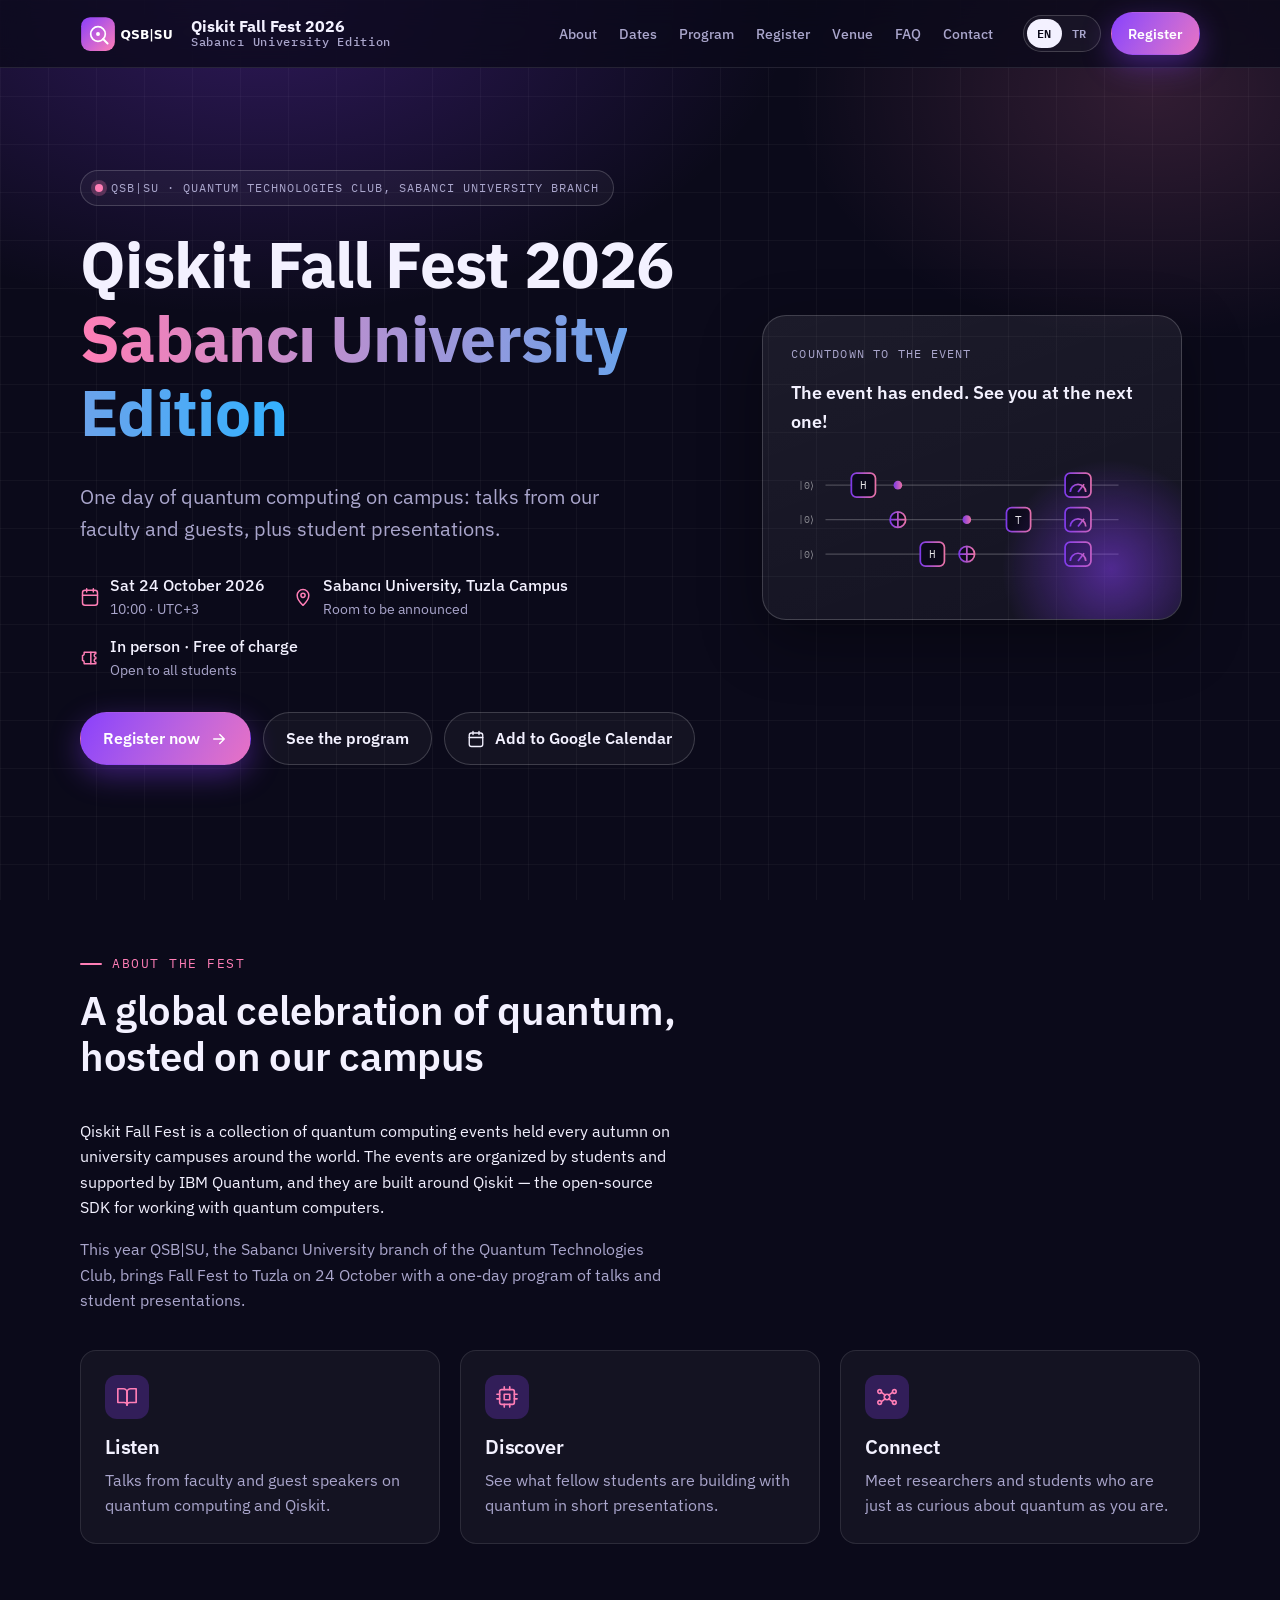
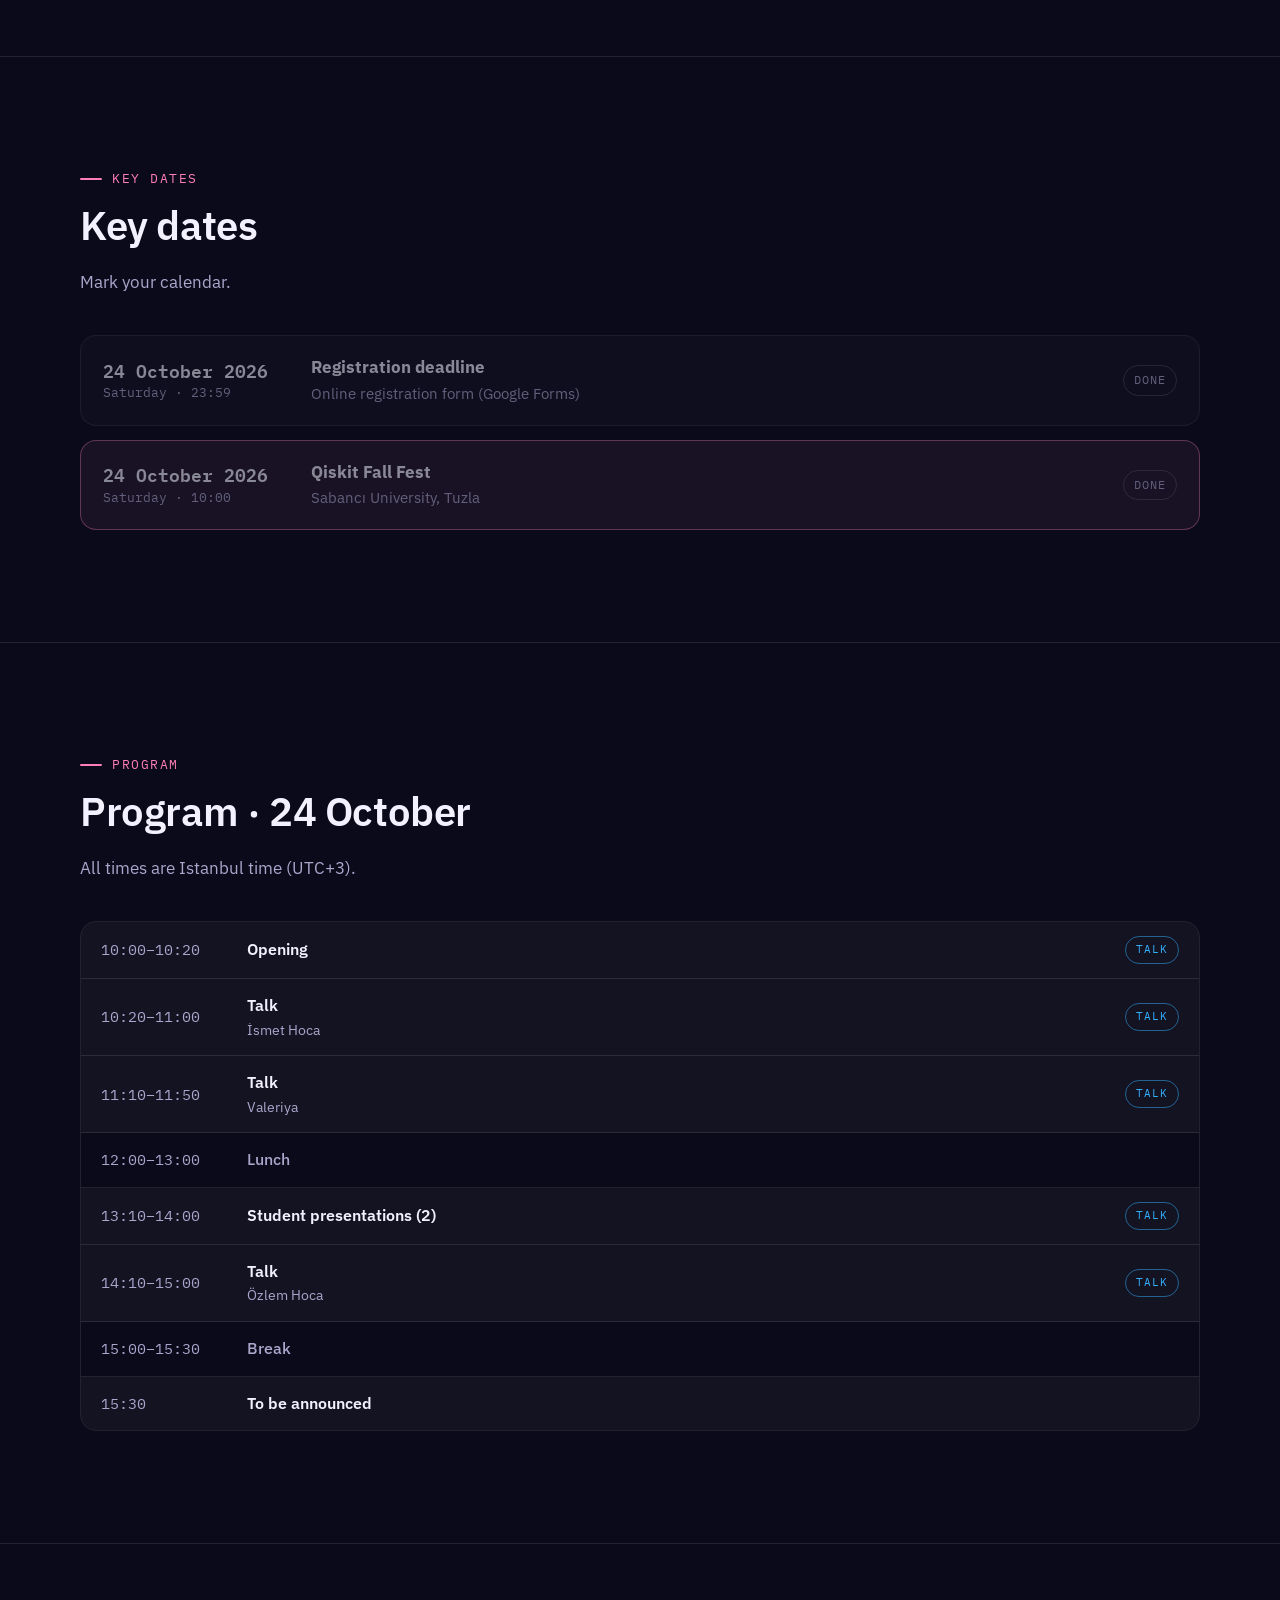
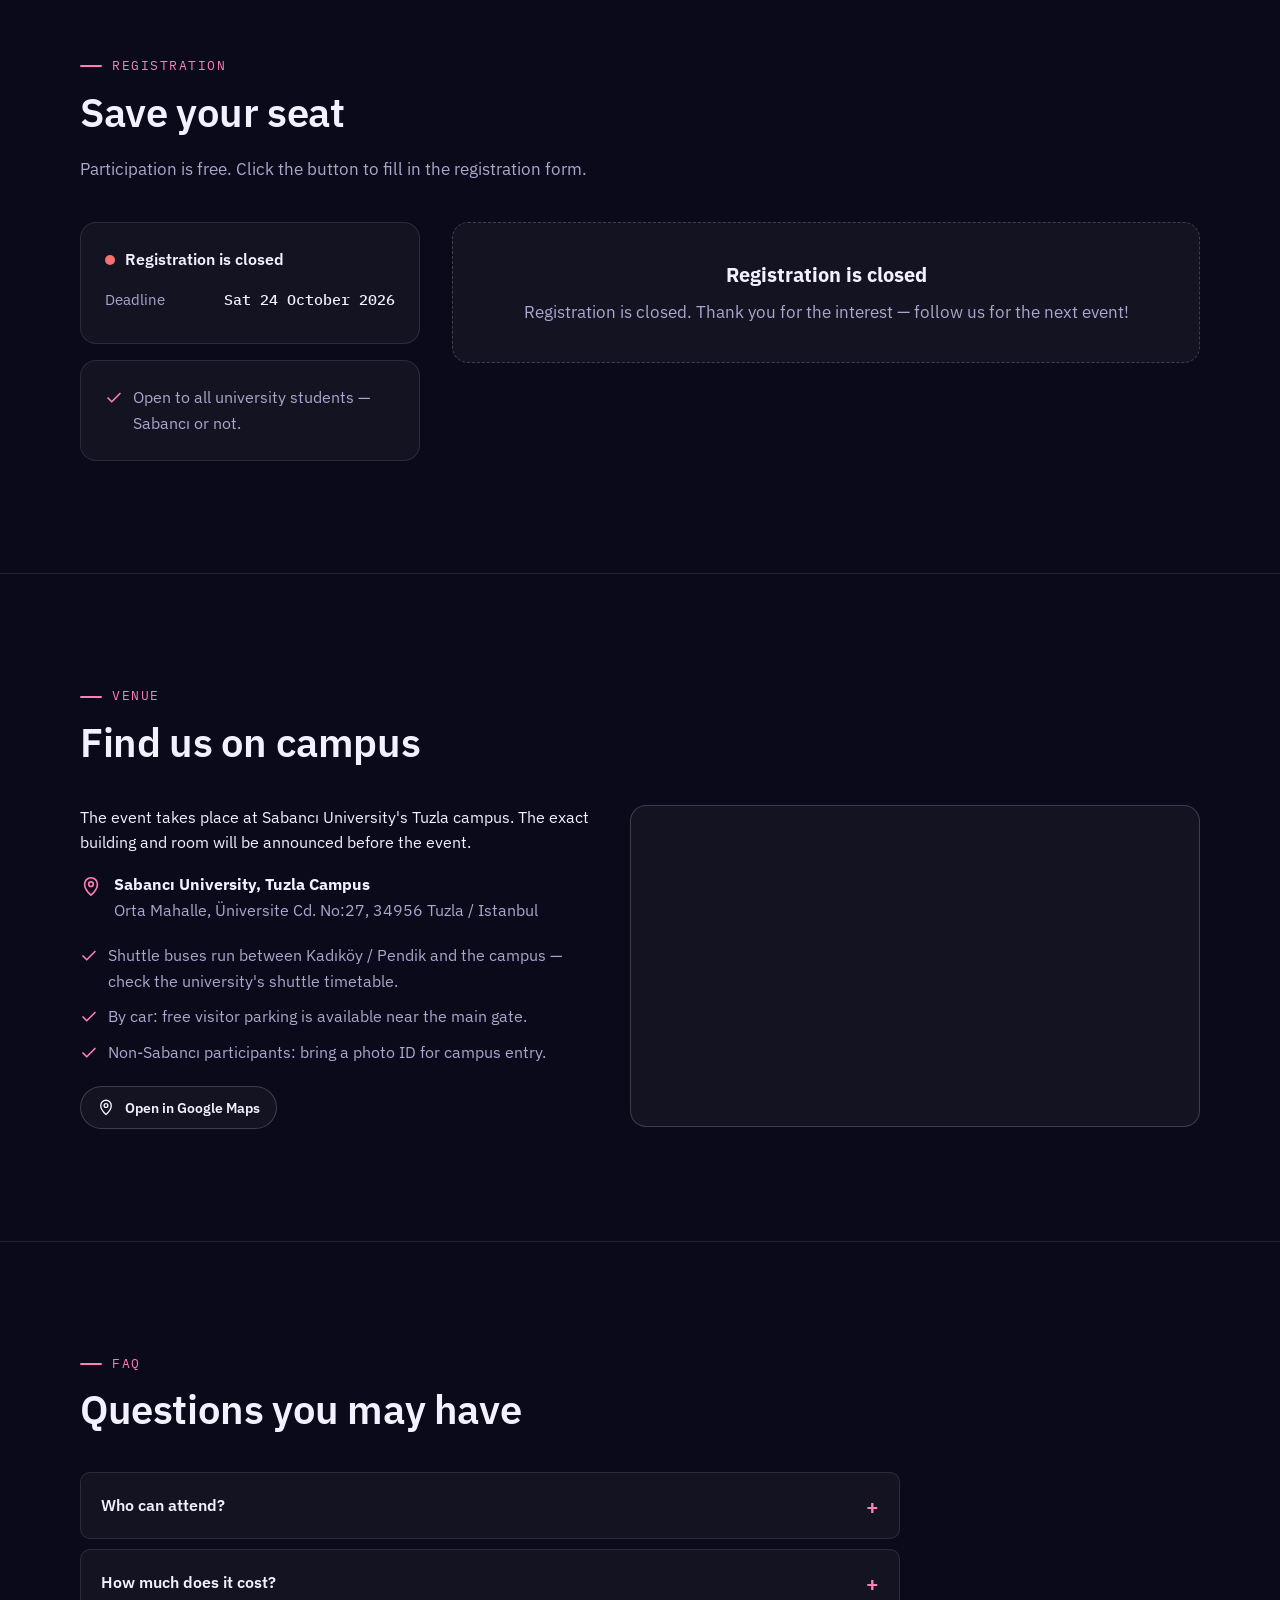
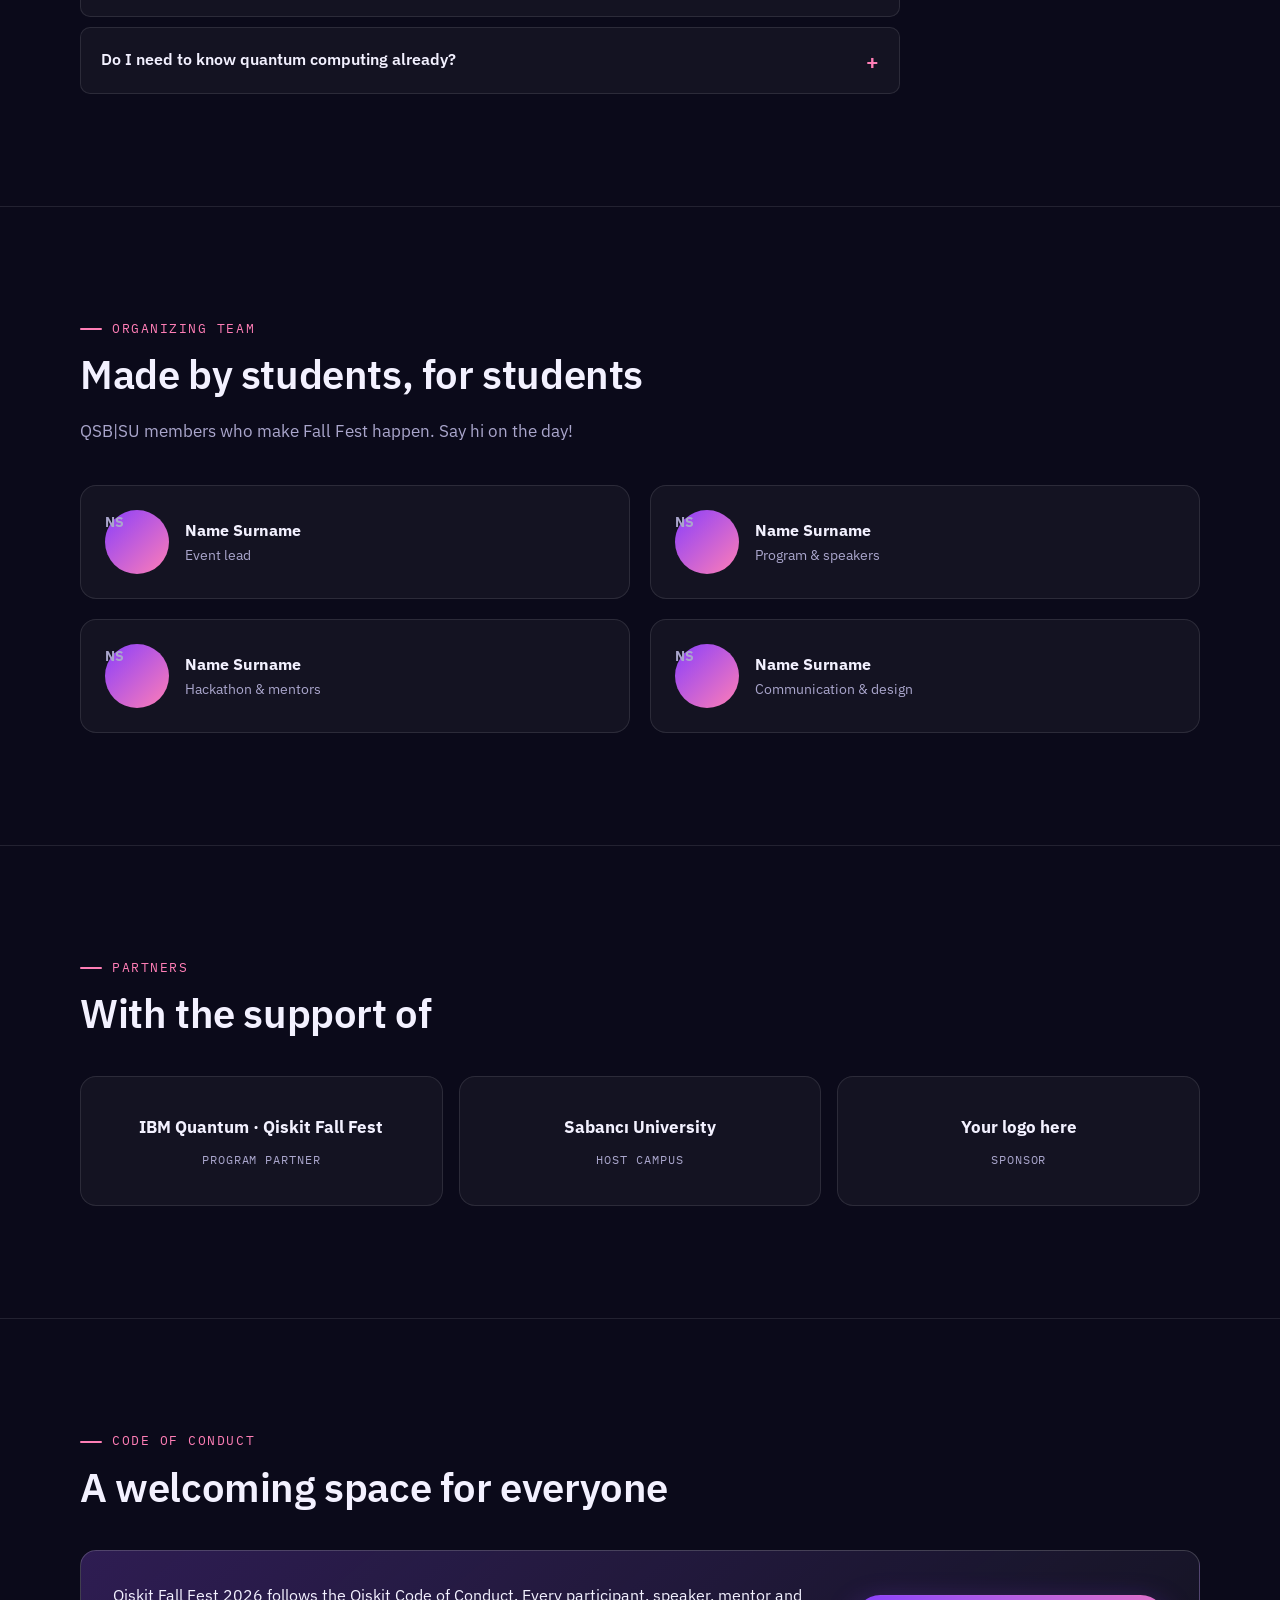
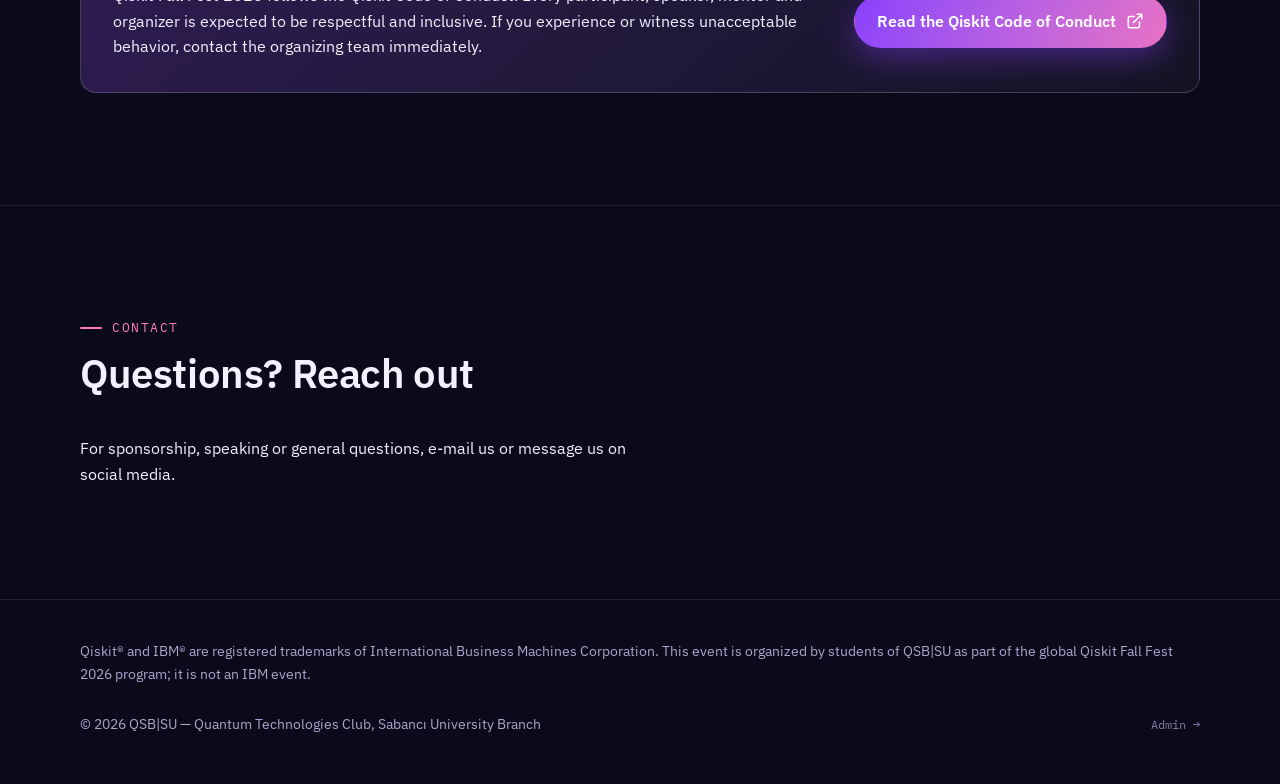
<file: index.html>
<!DOCTYPE html>
<html lang="en">
<head>
  <meta charset="utf-8">
  <meta name="viewport" content="width=device-width, initial-scale=1">
  <!-- These static tags are what social networks and search engines read.
       Keep them in sync with content.js (title / description / dates). -->
  <title>Qiskit Fall Fest 2026 · Sabancı University</title>
  <meta name="description" content="Qiskit Fall Fest 2026 at Sabancı University, organized by QSB|SU: quantum computing workshops, talks and a hands-on Qiskit hackathon. Free registration.">
  <meta name="theme-color" content="#0b0a1a">
  <meta property="og:type" content="website">
  <meta property="og:title" content="Qiskit Fall Fest 2026 · Sabancı University">
  <meta property="og:description" content="Quantum computing workshops, talks and a hands-on Qiskit hackathon at Sabancı University. Organized by QSB|SU. Free registration.">
  <!-- Social networks need an absolute URL here. After deploying, replace with e.g.
       https://<owner>.github.io/<repo>/assets/img/og-image.png -->
  <meta property="og:image" content="assets/img/og-image.png">
  <meta name="twitter:card" content="summary_large_image">
  <link rel="icon" href="assets/img/favicon.svg" type="image/svg+xml">
  <link rel="preconnect" href="https://fonts.googleapis.com">
  <link rel="preconnect" href="https://fonts.gstatic.com" crossorigin>
  <link href="https://fonts.googleapis.com/css2?family=IBM+Plex+Mono:wght@400;500;600&family=IBM+Plex+Sans:wght@400;500;600;700&display=swap" rel="stylesheet">
  <link rel="stylesheet" href="assets/css/style.css">
</head>
<body>
  <div id="app">
    <noscript>
      <div class="error-box">This site needs JavaScript to display the program and registration form. / Bu site programı ve kayıt formunu göstermek için JavaScript'e ihtiyaç duyar.</div>
    </noscript>
  </div>

  <!-- 1) All editable content -->
  <script src="content.js"></script>
  <!-- 2) The renderer -->
  <script src="assets/js/app.js"></script>
</body>
</html>
</file>
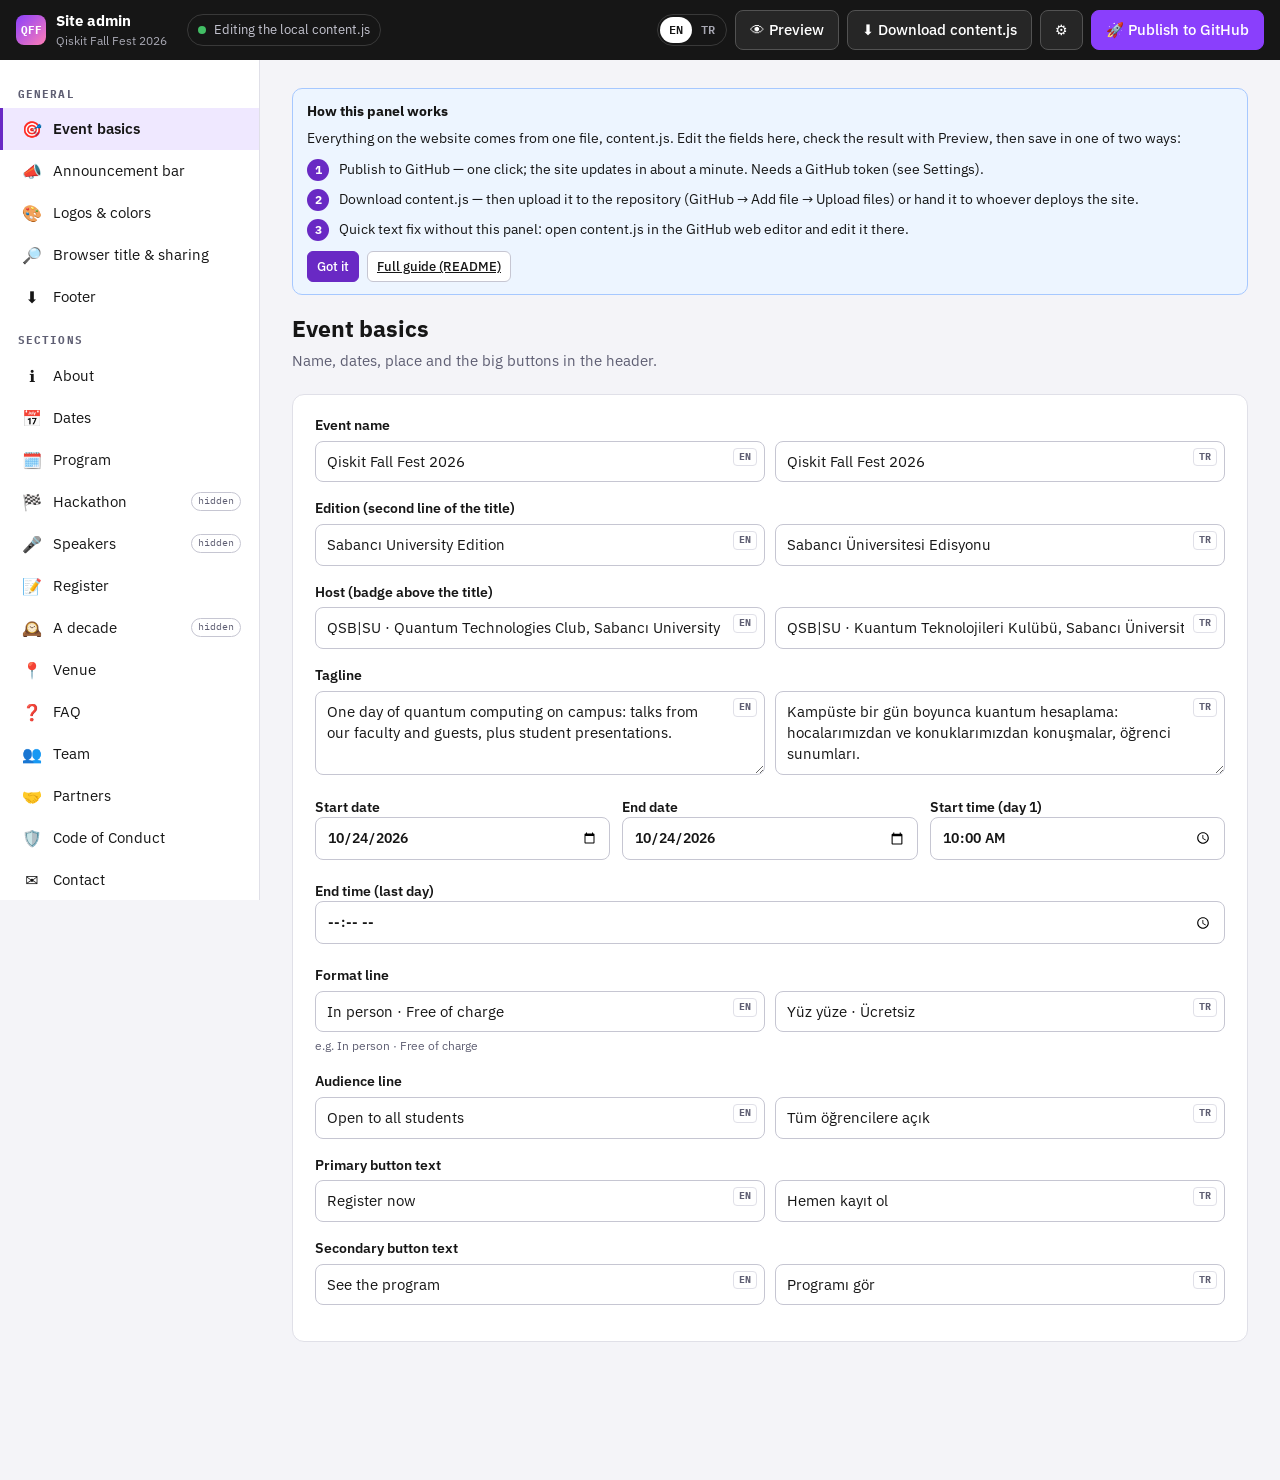
<file: admin.html>
<!DOCTYPE html>
<html lang="en">
<head>
  <meta charset="utf-8">
  <meta name="viewport" content="width=device-width, initial-scale=1">
  <meta name="robots" content="noindex, nofollow">
  <title>Admin · Qiskit Fall Fest 2026</title>
  <link rel="icon" href="assets/img/favicon.svg" type="image/svg+xml">
  <link rel="preconnect" href="https://fonts.googleapis.com">
  <link rel="preconnect" href="https://fonts.gstatic.com" crossorigin>
  <link href="https://fonts.googleapis.com/css2?family=IBM+Plex+Mono:wght@400;600&family=IBM+Plex+Sans:wght@400;500;600;700&display=swap" rel="stylesheet">
  <link rel="stylesheet" href="assets/css/admin.css">
</head>
<body>
  <!-- The whole panel is generated by assets/js/admin.js from the schema.
       This page holds no secrets: publishing requires each admin's own GitHub token. -->
  <div id="admin"></div>

  <script src="content.js"></script>
  <script src="assets/js/admin.js"></script>
</body>
</html>
</file>
<file: assets/css/style.css>
/* =====================================================================
   Qiskit Fall Fest 2026 · QSB|SU — public site styles
   Colors come from content.js → theme (primary / accent / secondary)
   and are applied as CSS variables by assets/js/app.js.
   ===================================================================== */

:root {
  --primary: #8a3ffc;
  --accent: #ff7eb6;
  --secondary: #33b1ff;

  --bg: #0b0a1a;
  --bg-2: #12102a;
  --surface: rgba(255, 255, 255, 0.04);
  --surface-2: rgba(255, 255, 255, 0.07);
  --border: rgba(255, 255, 255, 0.10);
  --border-strong: rgba(255, 255, 255, 0.18);
  --text: #f3f1ff;
  --muted: #aaa6cc;
  --muted-2: #7f7aa6;

  --font: "IBM Plex Sans", system-ui, -apple-system, "Segoe UI", Roboto, sans-serif;
  --mono: "IBM Plex Mono", ui-monospace, SFMono-Regular, Menlo, monospace;

  --radius: 16px;
  --radius-sm: 10px;
  --container: 1120px;
  --nav-h: 68px;
  --shadow: 0 20px 60px rgba(0, 0, 0, 0.35);
}

*, *::before, *::after { box-sizing: border-box; }
html { scroll-behavior: smooth; -webkit-text-size-adjust: 100%; }
body {
  margin: 0;
  font-family: var(--font);
  font-size: 16px;
  line-height: 1.6;
  color: var(--text);
  background: var(--bg);
  overflow-x: hidden;
}
body::before {
  /* subtle grid + glow background */
  content: "";
  position: fixed;
  inset: 0;
  z-index: -1;
  background-image:
    radial-gradient(60% 50% at 20% 0%, color-mix(in srgb, var(--primary) 28%, transparent), transparent 70%),
    radial-gradient(40% 40% at 90% 10%, color-mix(in srgb, var(--accent) 16%, transparent), transparent 70%),
    linear-gradient(rgba(255,255,255,0.035) 1px, transparent 1px),
    linear-gradient(90deg, rgba(255,255,255,0.035) 1px, transparent 1px);
  background-size: auto, auto, 48px 48px, 48px 48px;
  background-color: var(--bg);
}

img { max-width: 100%; display: block; }
a { color: var(--accent); text-decoration: none; }
a:hover { text-decoration: underline; }
h1, h2, h3, h4 { line-height: 1.15; margin: 0 0 0.5em; font-weight: 600; letter-spacing: -0.01em; }
h1 { font-size: clamp(2.2rem, 5vw, 4rem); font-weight: 700; }
h2 { font-size: clamp(1.7rem, 3.2vw, 2.5rem); }
h3 { font-size: 1.25rem; }
p { margin: 0 0 1em; }
p:last-child { margin-bottom: 0; }
ul, ol { margin: 0; padding-left: 1.2em; }
button { font: inherit; }
:focus-visible { outline: 2px solid var(--secondary); outline-offset: 3px; border-radius: 4px; }
.sr-only { position: absolute; width: 1px; height: 1px; overflow: hidden; clip: rect(0 0 0 0); white-space: nowrap; }

.container { width: min(100% - 40px, var(--container)); margin-inline: auto; }
section.section { padding: clamp(64px, 9vw, 112px) 0; scroll-margin-top: calc(var(--nav-h) + 8px); }
section.section + section.section { border-top: 1px solid var(--border); }
.section-head { max-width: 720px; margin-bottom: 40px; }
.eyebrow {
  font-family: var(--mono);
  font-size: 0.8rem;
  letter-spacing: 0.12em;
  text-transform: uppercase;
  color: var(--accent);
  margin-bottom: 12px;
  display: flex; align-items: center; gap: 10px;
}
.eyebrow::before { content: ""; width: 22px; height: 2px; background: var(--accent); border-radius: 2px; }
.lead { color: var(--muted); font-size: 1.08rem; }
.muted { color: var(--muted); }
.mono { font-family: var(--mono); }
.rich p { color: var(--muted); }
.rich p:first-child { color: var(--text); }
.rich strong { color: var(--text); }

/* ------------------------------------------------------------- buttons */
.btn {
  display: inline-flex; align-items: center; gap: 10px;
  padding: 13px 22px;
  border-radius: 999px;
  border: 1px solid transparent;
  font-weight: 600;
  cursor: pointer;
  transition: transform .15s ease, box-shadow .15s ease, background .15s ease, border-color .15s;
  text-decoration: none !important;
  white-space: nowrap;
}
.btn:hover { transform: translateY(-1px); }
.btn-primary {
  color: #fff;
  background: linear-gradient(120deg, var(--primary), color-mix(in srgb, var(--accent) 80%, var(--primary)));
  box-shadow: 0 10px 30px color-mix(in srgb, var(--primary) 40%, transparent);
}
.btn-primary:hover { box-shadow: 0 14px 34px color-mix(in srgb, var(--primary) 55%, transparent); }
.btn-ghost { color: var(--text); background: var(--surface); border-color: var(--border-strong); }
.btn-ghost:hover { background: var(--surface-2); }
.btn-sm { padding: 9px 16px; font-size: 0.9rem; }
.btn svg { width: 18px; height: 18px; }

/* ------------------------------------------------------------- announcement */
.announce {
  background: linear-gradient(90deg, color-mix(in srgb, var(--primary) 35%, var(--bg-2)), color-mix(in srgb, var(--accent) 25%, var(--bg-2)));
  border-bottom: 1px solid var(--border);
  font-size: 0.92rem;
  text-align: center;
  padding: 9px 16px;
}
.announce a { color: #fff; font-weight: 600; text-decoration: underline; }
.preview-banner {
  background: #ffb000; color: #1a1400; font-weight: 600; font-size: 0.9rem;
  text-align: center; padding: 8px 16px;
}

/* ------------------------------------------------------------- nav */
.nav {
  position: sticky; top: 0; z-index: 50;
  height: var(--nav-h);
  backdrop-filter: blur(14px);
  -webkit-backdrop-filter: blur(14px);
  background: color-mix(in srgb, var(--bg) 78%, transparent);
  border-bottom: 1px solid var(--border);
}
.nav .container { height: 100%; display: flex; align-items: center; gap: 20px; }
.brand { display: flex; align-items: center; gap: 12px; color: var(--text); font-weight: 700; text-decoration: none !important; min-width: 0; flex: 1; }
.brand img { height: 36px; width: auto; flex: none; }
.brand-mark {
  width: 36px; height: 36px; border-radius: 10px; flex: none;
  background: linear-gradient(135deg, var(--primary), var(--accent));
  display: grid; place-items: center; font-family: var(--mono); font-size: 0.8rem; color: #fff;
}
.brand-text { display: flex; flex-direction: column; line-height: 1.1; min-width: 0; }
.brand-text, .brand-text small { white-space: nowrap; overflow: hidden; text-overflow: ellipsis; }
.brand-text small { font-weight: 500; color: var(--muted); font-size: 0.72rem; font-family: var(--mono); letter-spacing: .06em; }
.nav-links { display: flex; gap: 2px; margin-left: auto; list-style: none; padding: 0; flex: none; }
.nav-links a { color: var(--muted); padding: 8px 10px; border-radius: 8px; font-size: 0.9rem; font-weight: 500; text-decoration: none !important; white-space: nowrap; }
.nav-links a:hover { color: var(--text); background: var(--surface-2); }
.nav-actions { display: flex; align-items: center; gap: 10px; flex: none; }
.lang-switch { display: inline-flex; border: 1px solid var(--border-strong); border-radius: 999px; padding: 3px; background: var(--surface); }
.lang-switch button {
  border: 0; background: transparent; color: var(--muted); cursor: pointer;
  font-family: var(--mono); font-size: 0.78rem; font-weight: 600; letter-spacing: .05em;
  padding: 5px 10px; border-radius: 999px;
}
.lang-switch button[aria-pressed="true"] { background: var(--text); color: var(--bg); }
.nav-toggle { display: none; border: 1px solid var(--border-strong); background: var(--surface); color: var(--text); width: 42px; height: 42px; border-radius: 10px; cursor: pointer; }
.nav-toggle svg { width: 22px; height: 22px; }
@media (max-width: 1024px) {
  .nav-links {
    display: none; position: absolute; left: 0; right: 0; top: var(--nav-h);
    flex-direction: column; gap: 2px; padding: 12px 20px 16px;
    background: var(--bg-2);
    border-bottom: 1px solid var(--border);
    box-shadow: 0 20px 40px rgba(0,0,0,.45);
  }
  .nav-links.open { display: flex; }
  .nav-links a { padding: 12px 10px; font-size: 1.05rem; }
  .nav-toggle { display: inline-grid; place-items: center; }
  .nav-actions .btn { display: none; }
}
@media (max-width: 600px) {
  /* With a club logo in place the text next to it is redundant on phones. */
  .brand img + .brand-text { display: none; }
}

/* ------------------------------------------------------------- hero */
.hero { padding: clamp(56px, 8vw, 110px) 0 clamp(48px, 6vw, 80px); position: relative; overflow: hidden; }
.hero .container { display: grid; grid-template-columns: 1.15fr 0.85fr; gap: 48px; align-items: center; }
.hero-badge {
  display: inline-flex; align-items: center; gap: 8px;
  font-family: var(--mono); font-size: 0.78rem; letter-spacing: .08em; text-transform: uppercase;
  border: 1px solid var(--border-strong); background: var(--surface); padding: 7px 14px; border-radius: 999px;
  color: var(--muted); margin-bottom: 22px;
}
.hero-badge .dot { width: 8px; height: 8px; border-radius: 50%; background: var(--accent); box-shadow: 0 0 0 4px color-mix(in srgb, var(--accent) 25%, transparent); }
.hero h1 span { background: linear-gradient(90deg, var(--accent), var(--secondary)); -webkit-background-clip: text; background-clip: text; color: transparent; }
.hero .tagline { font-size: clamp(1.05rem, 1.6vw, 1.25rem); color: var(--muted); max-width: 560px; margin-bottom: 28px; }
.hero-meta { display: flex; flex-wrap: wrap; gap: 14px 28px; margin-bottom: 30px; }
.hero-meta div { display: flex; align-items: center; gap: 10px; color: var(--text); font-weight: 500; }
.hero-meta svg { width: 20px; height: 20px; color: var(--accent); flex: none; }
.hero-meta small { display: block; color: var(--muted); font-weight: 400; font-size: 0.85rem; }
.hero-actions { display: flex; flex-wrap: wrap; gap: 12px; }
.hero-logo { display: flex; flex-direction: column; align-items: center; gap: 18px; }
.hero-logo img { max-height: 320px; width: auto; filter: drop-shadow(0 20px 40px rgba(0,0,0,.4)); }
.hero-card {
  width: 100%; max-width: 420px;
  background: linear-gradient(160deg, var(--surface-2), var(--surface));
  border: 1px solid var(--border-strong); border-radius: 24px; padding: 28px; box-shadow: var(--shadow);
  position: relative; overflow: hidden;
}
.hero-card::after {
  content: ""; position: absolute; inset: auto -40px -60px auto; width: 220px; height: 220px; border-radius: 50%;
  background: radial-gradient(circle, color-mix(in srgb, var(--primary) 50%, transparent), transparent 70%);
  pointer-events: none;
}
.hero-card .label { font-family: var(--mono); font-size: 0.75rem; letter-spacing: .1em; text-transform: uppercase; color: var(--muted); }
.countdown { display: grid; grid-template-columns: repeat(4, 1fr); gap: 10px; margin: 14px 0 18px; }
.countdown div { background: var(--bg); border: 1px solid var(--border); border-radius: 12px; padding: 12px 6px; text-align: center; }
.countdown b { display: block; font-family: var(--mono); font-size: 1.6rem; font-weight: 600; line-height: 1; }
.countdown small { color: var(--muted); font-size: 0.72rem; text-transform: uppercase; letter-spacing: .06em; }
.countdown-done { font-size: 1.15rem; font-weight: 600; margin: 14px 0 18px; }
.circuit { width: 100%; height: auto; opacity: .9; }
@media (max-width: 860px) {
  .hero .container { grid-template-columns: 1fr; }
  .hero-logo { align-items: stretch; }
  .hero-card { max-width: none; }
}

/* ------------------------------------------------------------- grids & cards */
.grid { display: grid; gap: 20px; }
.grid-3 { grid-template-columns: repeat(3, 1fr); }
.grid-4 { grid-template-columns: repeat(4, 1fr); }
.grid-2 { grid-template-columns: repeat(2, 1fr); }
@media (max-width: 900px) { .grid-3, .grid-4 { grid-template-columns: repeat(2, 1fr); } }
@media (max-width: 560px) { .grid-3, .grid-4, .grid-2 { grid-template-columns: 1fr; } }
.card {
  background: var(--surface); border: 1px solid var(--border); border-radius: var(--radius); padding: 24px;
  transition: border-color .15s, transform .15s;
}
.card:hover { border-color: var(--border-strong); }
.card h3 { margin-top: 0; }
.icon-badge {
  width: 44px; height: 44px; border-radius: 12px; display: grid; place-items: center; margin-bottom: 16px;
  background: color-mix(in srgb, var(--primary) 25%, transparent); color: var(--accent);
}
.icon-badge svg { width: 22px; height: 22px; }

.stats { display: grid; grid-template-columns: repeat(4, 1fr); gap: 16px; margin: 36px 0; }
.stat { text-align: center; padding: 18px 10px; background: var(--surface); border: 1px solid var(--border); border-radius: var(--radius); }
.stat b { display: block; font-family: var(--mono); font-size: 2rem; font-weight: 600; color: var(--accent); }
.stat span { color: var(--muted); font-size: 0.9rem; }
@media (max-width: 560px) { .stats { grid-template-columns: repeat(2, 1fr); } }
.about-grid { display: grid; grid-template-columns: 1.1fr .9fr; gap: 40px; align-items: start; }
@media (max-width: 900px) { .about-grid { grid-template-columns: 1fr; } }

/* ------------------------------------------------------------- key dates */
.dates-list { list-style: none; padding: 0; margin: 0; display: grid; gap: 14px; }
.date-item {
  display: grid; grid-template-columns: 190px 1fr auto; gap: 18px; align-items: center;
  background: var(--surface); border: 1px solid var(--border); border-radius: var(--radius); padding: 18px 22px;
  position: relative;
}
.date-item.highlight { border-color: color-mix(in srgb, var(--accent) 55%, var(--border)); background: color-mix(in srgb, var(--accent) 7%, var(--surface)); }
.date-item.past { opacity: .55; }
.date-item .when { font-family: var(--mono); line-height: 1.3; }
.date-item .when b { display: block; font-size: 1.1rem; font-weight: 600; white-space: nowrap; }
.date-item .when span { color: var(--muted); font-size: 0.8rem; }
.date-item .what b { display: block; font-size: 1.05rem; }
.date-item .what span { color: var(--muted); font-size: 0.92rem; }
.date-item .status { font-family: var(--mono); font-size: 0.72rem; letter-spacing: .08em; text-transform: uppercase; padding: 5px 10px; border-radius: 999px; border: 1px solid var(--border-strong); color: var(--muted); }
.date-item .status.soon { color: var(--accent); border-color: color-mix(in srgb, var(--accent) 60%, transparent); }
.date-item .status.today { color: #0b0a1a; background: var(--accent); border-color: var(--accent); }
@media (max-width: 640px) {
  .date-item { grid-template-columns: 1fr; gap: 8px; }
  .date-item .status { justify-self: start; }
}

/* ------------------------------------------------------------- schedule */
.tabs { display: flex; gap: 8px; flex-wrap: wrap; margin-bottom: 22px; }
.tab {
  border: 1px solid var(--border-strong); background: var(--surface); color: var(--muted);
  padding: 10px 18px; border-radius: 999px; cursor: pointer; font-weight: 600;
}
.tab[aria-selected="true"] { background: var(--text); color: var(--bg); border-color: var(--text); }
.tab small { display: block; font-family: var(--mono); font-size: 0.72rem; font-weight: 400; opacity: .8; }
.day-panel[hidden] { display: none; }
.sched { list-style: none; margin: 0; padding: 0; border: 1px solid var(--border); border-radius: var(--radius); overflow: hidden; }
.sched li {
  display: grid; grid-template-columns: 130px 1fr auto; gap: 16px; align-items: center;
  padding: 14px 20px; background: var(--surface); border-bottom: 1px solid var(--border);
}
.sched li:last-child { border-bottom: 0; }
.sched .time { font-family: var(--mono); font-size: 0.92rem; color: var(--muted); }
.sched .title { font-weight: 600; }
.sched .sub { color: var(--muted); font-size: 0.88rem; display: block; }
.chip {
  font-family: var(--mono); font-size: 0.7rem; letter-spacing: .08em; text-transform: uppercase;
  padding: 4px 10px; border-radius: 999px; border: 1px solid var(--border-strong); color: var(--muted); white-space: nowrap;
}
.chip.talk { color: var(--secondary); border-color: color-mix(in srgb, var(--secondary) 50%, transparent); }
.chip.workshop { color: var(--accent); border-color: color-mix(in srgb, var(--accent) 50%, transparent); }
.chip.hackathon { color: #c6ff5f; border-color: rgba(198,255,95,.5); }
.chip.social { color: #ffb000; border-color: rgba(255,176,0,.5); }
.sched li.break { background: transparent; }
.sched li.break .title { color: var(--muted); font-weight: 500; }
@media (max-width: 640px) {
  .sched li { grid-template-columns: 1fr; gap: 4px; }
  .sched .chip { justify-self: start; }
}

/* ------------------------------------------------------------- tracks */
.track { position: relative; }
.track .level { font-family: var(--mono); font-size: 0.75rem; color: var(--accent); letter-spacing: .06em; text-transform: uppercase; margin-bottom: 8px; }
.track .meta { display: flex; gap: 14px; margin-top: 14px; color: var(--muted); font-size: 0.9rem; }
.rules { margin-top: 36px; background: var(--surface); border: 1px solid var(--border); border-radius: var(--radius); padding: 26px; }
.rules ol { display: grid; gap: 10px; padding-left: 1.4em; color: var(--muted); }
.rules ol li::marker { color: var(--accent); font-family: var(--mono); }

/* ------------------------------------------------------------- people */
.person { display: flex; gap: 16px; align-items: center; }
.avatar {
  width: 64px; height: 64px; border-radius: 50%; flex: none; object-fit: cover;
  background: linear-gradient(135deg, var(--primary), var(--accent));
  display: grid; place-items: center; font-weight: 700; color: #fff; font-size: 1.1rem;
}
.person b { display: block; }
.person span { color: var(--muted); font-size: 0.9rem; display: block; }
.person a { font-size: 0.85rem; }

/* ------------------------------------------------------------- registration */
.reg-layout { display: grid; grid-template-columns: 340px 1fr; gap: 32px; align-items: start; }
@media (max-width: 900px) { .reg-layout { grid-template-columns: 1fr; } }
.reg-side { position: sticky; top: calc(var(--nav-h) + 20px); display: grid; gap: 16px; }
.reg-status { display: flex; align-items: center; gap: 10px; font-weight: 600; }
.reg-status .dot { width: 10px; height: 10px; border-radius: 50%; background: var(--muted-2); }
.reg-status.open .dot { background: #4ade80; box-shadow: 0 0 0 4px rgba(74,222,128,.25); }
.reg-status.soon .dot { background: #ffb000; }
.reg-status.closed .dot { background: #f87171; }
.reg-dates { display: grid; gap: 8px; font-size: 0.95rem; }
.reg-dates div { display: flex; justify-content: space-between; gap: 12px; border-bottom: 1px dashed var(--border); padding-bottom: 8px; }
.reg-dates div:last-child { border-bottom: 0; }
.reg-dates span { color: var(--muted); }
.reg-dates b { font-family: var(--mono); font-weight: 500; text-align: right; }
.checklist { list-style: none; padding: 0; display: grid; gap: 10px; color: var(--muted); }
.checklist li { display: flex; gap: 10px; align-items: flex-start; }
.checklist svg { width: 18px; height: 18px; color: var(--accent); flex: none; margin-top: 4px; }
.form-frame { background: #fff; border-radius: var(--radius); overflow: hidden; border: 1px solid var(--border-strong); }
.form-frame iframe { width: 100%; border: 0; display: block; }
.form-note { margin-top: 12px; font-size: 0.9rem; color: var(--muted); display: flex; flex-wrap: wrap; gap: 12px; align-items: center; justify-content: space-between; }
.reg-message { padding: 36px; text-align: center; background: var(--surface); border: 1px dashed var(--border-strong); border-radius: var(--radius); color: var(--muted); font-size: 1.05rem; }
.reg-message b { color: var(--text); display: block; font-size: 1.25rem; margin-bottom: 8px; }

/* ------------------------------------------------------------- decade timeline */
.timeline { list-style: none; padding: 0; margin: 0; display: grid; grid-template-columns: repeat(auto-fit, minmax(150px, 1fr)); gap: 0; position: relative; }
.timeline::before { content: ""; position: absolute; left: 0; right: 0; top: 11px; height: 2px; background: linear-gradient(90deg, var(--primary), var(--accent), var(--secondary)); opacity: .6; }
.timeline li { padding: 30px 18px 0 0; position: relative; }
.timeline li::before { content: ""; position: absolute; left: 0; top: 4px; width: 16px; height: 16px; border-radius: 50%; background: var(--bg); border: 3px solid var(--accent); }
.timeline .year { font-family: var(--mono); font-weight: 600; color: var(--accent); font-size: 1.05rem; margin-bottom: 6px; }
.timeline p { color: var(--muted); font-size: 0.93rem; }
@media (max-width: 640px) {
  .timeline { grid-template-columns: 1fr; padding-left: 24px; }
  .timeline::before { top: 0; bottom: 0; left: 7px; right: auto; width: 2px; height: auto; background: linear-gradient(180deg, var(--primary), var(--accent), var(--secondary)); }
  .timeline li { padding: 0 0 24px; }
  .timeline li::before { left: -24px; top: 4px; }
}

/* ------------------------------------------------------------- venue */
.venue-grid { display: grid; grid-template-columns: 1fr 1.1fr; gap: 32px; align-items: start; }
@media (max-width: 900px) { .venue-grid { grid-template-columns: 1fr; } }
.map { border-radius: var(--radius); overflow: hidden; border: 1px solid var(--border-strong); background: var(--surface); min-height: 320px; }
.map iframe { width: 100%; height: 100%; min-height: 320px; border: 0; display: block; filter: saturate(.85); }
.address { display: flex; gap: 12px; align-items: flex-start; margin: 16px 0 20px; }
.address svg { width: 22px; height: 22px; color: var(--accent); flex: none; margin-top: 3px; }
.address b { display: block; }
.address span { color: var(--muted); }

/* ------------------------------------------------------------- faq */
.faq { display: grid; gap: 10px; max-width: 820px; }
.faq details { background: var(--surface); border: 1px solid var(--border); border-radius: var(--radius-sm); padding: 0 20px; }
.faq details[open] { border-color: var(--border-strong); }
.faq summary { cursor: pointer; list-style: none; padding: 16px 0; font-weight: 600; display: flex; justify-content: space-between; align-items: center; gap: 16px; }
.faq summary::-webkit-details-marker { display: none; }
.faq summary::after { content: "+"; font-family: var(--mono); color: var(--accent); font-size: 1.3rem; flex: none; }
.faq details[open] summary::after { content: "–"; }
.faq .answer { color: var(--muted); padding: 0 0 18px; }

/* ------------------------------------------------------------- partners */
.partners { display: grid; grid-template-columns: repeat(auto-fit, minmax(220px, 1fr)); gap: 16px; }
.partner {
  display: flex; flex-direction: column; align-items: center; justify-content: center; gap: 10px; text-align: center;
  min-height: 130px; padding: 22px; background: var(--surface); border: 1px solid var(--border); border-radius: var(--radius);
  color: var(--text); text-decoration: none !important;
}
.partner:hover { border-color: var(--border-strong); }
.partner img { max-height: 56px; width: auto; }
.partner b { font-size: 1.05rem; }
.partner small { color: var(--muted); font-family: var(--mono); font-size: 0.72rem; letter-spacing: .08em; text-transform: uppercase; }

/* ------------------------------------------------------------- conduct & contact */
.conduct-box { background: linear-gradient(140deg, color-mix(in srgb, var(--primary) 22%, var(--surface)), var(--surface)); border: 1px solid var(--border-strong); border-radius: var(--radius); padding: 32px; display: grid; grid-template-columns: 1fr auto; gap: 24px; align-items: center; }
@media (max-width: 760px) { .conduct-box { grid-template-columns: 1fr; } }
.contact-grid { display: grid; grid-template-columns: 1fr 1fr; gap: 24px; }
@media (max-width: 760px) { .contact-grid { grid-template-columns: 1fr; } }
.contact-links { display: grid; gap: 10px; }
.contact-links a {
  display: flex; align-items: center; gap: 12px; padding: 14px 18px; background: var(--surface); border: 1px solid var(--border); border-radius: var(--radius-sm);
  color: var(--text); text-decoration: none !important; font-weight: 500;
}
.contact-links a:hover { border-color: var(--border-strong); }
.contact-links svg { width: 20px; height: 20px; color: var(--accent); }

/* ------------------------------------------------------------- footer */
footer { border-top: 1px solid var(--border); padding: 40px 0 48px; color: var(--muted); font-size: 0.88rem; }
footer .container { display: grid; gap: 14px; }
footer .credits { display: flex; flex-wrap: wrap; gap: 12px 24px; align-items: center; justify-content: space-between; }
footer .admin-link { color: var(--muted-2); font-family: var(--mono); font-size: 0.75rem; }

/* ------------------------------------------------------------- misc */
.error-box { margin: 40px auto; max-width: 720px; padding: 24px; background: #3a0d1a; border: 1px solid #ff5c7a; border-radius: 12px; color: #ffd9e0; font-family: var(--mono); font-size: 0.9rem; white-space: pre-wrap; }
[hidden] { display: none !important; }
@media (prefers-reduced-motion: reduce) {
  html { scroll-behavior: auto; }
  .btn, .card { transition: none; }
}
@media print {
  body::before, .nav, .announce, .hero-card, .btn, footer .admin-link { display: none !important; }
  body { background: #fff; color: #000; }
}
</file>
<file: assets/css/admin.css>
/* =====================================================================
   Qiskit Fall Fest 2026 — admin panel styles (light, form-first UI)
   ===================================================================== */
:root {
  --p: #6929c4;
  --p-2: #8a3ffc;
  --pink: #d02670;
  --bg: #f4f4f8;
  --panel: #ffffff;
  --line: #e0e0e8;
  --line-2: #c6c6d2;
  --text: #161616;
  --muted: #5f5f73;
  --ok: #198038;
  --warn: #b28600;
  --err: #da1e28;
  --font: "IBM Plex Sans", system-ui, -apple-system, "Segoe UI", Roboto, sans-serif;
  --mono: "IBM Plex Mono", ui-monospace, Menlo, monospace;
  --top-h: 60px;
  --side-w: 260px;
}
*, *::before, *::after { box-sizing: border-box; }
html, body { height: 100%; }
body { margin: 0; font-family: var(--font); font-size: 14.5px; color: var(--text); background: var(--bg); line-height: 1.5; }
button { font: inherit; cursor: pointer; }
input, textarea, select { font: inherit; color: inherit; }
a { color: var(--p); }
[hidden] { display: none !important; }
:focus-visible { outline: 2px solid var(--p-2); outline-offset: 2px; }

/* ---------------------------------------------------------- layout */
.topbar {
  position: fixed; top: 0; left: 0; right: 0; height: var(--top-h); z-index: 20;
  background: #161616; color: #fff; display: flex; align-items: center; gap: 12px; padding: 0 16px;
}
.topbar .logo { display: flex; align-items: center; gap: 10px; font-weight: 700; margin-right: 8px; white-space: nowrap; }
.topbar .logo span { display: inline-grid; place-items: center; width: 30px; height: 30px; border-radius: 8px; background: linear-gradient(135deg, var(--p-2), #ff7eb6); font-family: var(--mono); font-size: .7rem; }
.topbar .logo small { display: block; font-weight: 400; font-size: .72rem; color: #a8a8b3; }
.status { display: inline-flex; align-items: center; gap: 8px; font-size: .8rem; color: #c6c6d2; padding: 5px 10px; border: 1px solid #393939; border-radius: 999px; white-space: nowrap; }
.status .dot { width: 8px; height: 8px; border-radius: 50%; background: #8d8d8d; }
.status.dirty .dot { background: #ffb000; }
.status.clean .dot { background: #42be65; }
.topbar .spacer { flex: 1; }
.topbar .actions { display: flex; align-items: center; gap: 8px; }
.ulang { display: inline-flex; border: 1px solid #393939; border-radius: 999px; padding: 2px; }
.ulang button { border: 0; background: transparent; color: #a8a8b3; font-family: var(--mono); font-size: .72rem; font-weight: 600; padding: 4px 9px; border-radius: 999px; }
.ulang button[aria-pressed="true"] { background: #fff; color: #161616; }

.sidebar {
  position: fixed; top: var(--top-h); bottom: 0; left: 0; width: var(--side-w); overflow-y: auto;
  background: var(--panel); border-right: 1px solid var(--line); padding: 12px 0 30px;
}
.sidebar h6 { margin: 14px 18px 6px; font-size: .68rem; letter-spacing: .1em; text-transform: uppercase; color: var(--muted); font-family: var(--mono); }
.sidebar button.navitem {
  display: flex; align-items: center; gap: 10px; width: 100%; text-align: left; border: 0; background: transparent;
  padding: 9px 18px; color: var(--text); border-left: 3px solid transparent;
}
.sidebar button.navitem:hover { background: #f1eefb; }
.sidebar button.navitem[aria-current="true"] { background: #efe8ff; border-left-color: var(--p); font-weight: 600; }
.sidebar button.navitem .ic { width: 22px; text-align: center; font-size: 1rem; }
.sidebar button.navitem .off { margin-left: auto; font-family: var(--mono); font-size: .62rem; color: var(--muted); border: 1px solid var(--line-2); padding: 1px 6px; border-radius: 999px; }

.main { margin-left: var(--side-w); margin-top: var(--top-h); padding: 28px 32px 120px; max-width: 1080px; }
.main h2 { margin: 0 0 4px; font-size: 1.45rem; }
.main .desc { color: var(--muted); margin: 0 0 22px; }

@media (max-width: 860px) {
  .topbar { position: static; height: auto; flex-wrap: wrap; padding: 10px 12px; gap: 8px; }
  .topbar .actions { flex-wrap: wrap; width: 100%; }
  .sidebar { position: static; width: auto; border-right: 0; border-bottom: 1px solid var(--line); padding: 8px 0; margin-top: 0; }
  .sidebar h6 { display: none; }
  .sidebar .navlist { display: flex; flex-wrap: wrap; gap: 4px; padding: 6px 10px; }
  .sidebar button.navitem { width: auto; border: 1px solid var(--line); border-radius: 999px; padding: 6px 12px; font-size: .85rem; }
  .sidebar button.navitem[aria-current="true"] { border-color: var(--p); }
  .main { margin-left: 0; margin-top: 0; padding: 20px 16px 120px; }
  .topbar .logo small, .status span.txt { display: none; }
}

/* ---------------------------------------------------------- buttons */
.btn { display: inline-flex; align-items: center; gap: 8px; padding: 8px 14px; border-radius: 8px; border: 1px solid var(--line-2); background: #fff; color: var(--text); font-weight: 500; white-space: nowrap; }
.btn:hover { background: #f4f4f8; }
.btn.primary { background: var(--p); border-color: var(--p); color: #fff; }
.btn.primary:hover { background: #5a1fb0; }
.btn.dark { background: #393939; border-color: #393939; color: #fff; }
.btn.dark:hover { background: #4c4c4c; }
.btn.danger { color: var(--err); border-color: #f1c1c4; }
.btn.sm { padding: 5px 9px; font-size: .8rem; border-radius: 6px; }
.btn.icon { padding: 5px 8px; }
.btn:disabled { opacity: .5; cursor: not-allowed; }
.topbar .btn { border-color: #525252; background: #262626; color: #fff; }
.topbar .btn:hover { background: #393939; }
.topbar .btn.primary { background: var(--p-2); border-color: var(--p-2); }
.topbar .btn.primary:hover { background: #7a30f0; }

/* ---------------------------------------------------------- forms */
.card { background: var(--panel); border: 1px solid var(--line); border-radius: 12px; padding: 20px 22px; margin-bottom: 18px; }
.card > h3 { margin: 0 0 4px; font-size: 1.05rem; }
.card > .hint { color: var(--muted); font-size: .86rem; margin: 0 0 16px; }
.field { margin-bottom: 16px; }
.field > label, .field > .lbl { display: block; font-weight: 600; font-size: .86rem; margin-bottom: 5px; }
.field .help { color: var(--muted); font-size: .78rem; margin-top: 4px; }
.field input[type="text"], .field input[type="url"], .field input[type="date"], .field input[type="time"], .field input[type="number"], .field input[type="email"], .field input[type="password"],
.field textarea, .field select {
  width: 100%; padding: 9px 11px; border: 1px solid var(--line-2); border-radius: 8px; background: #fff;
}
.field textarea { min-height: 84px; resize: vertical; line-height: 1.45; }
.field input:focus, .field textarea:focus, .field select:focus { border-color: var(--p-2); box-shadow: 0 0 0 3px rgba(138,63,252,.15); outline: 0; }
.i18n { display: grid; grid-template-columns: 1fr 1fr; gap: 10px; }
.i18n .lang { position: relative; }
.i18n .lang::before {
  content: attr(data-lang); position: absolute; right: 8px; top: 7px; font-family: var(--mono); font-size: .62rem; font-weight: 700;
  color: var(--muted); border: 1px solid var(--line); border-radius: 4px; padding: 1px 5px; background: #fff; pointer-events: none; text-transform: uppercase;
}
.i18n .lang input, .i18n .lang textarea { padding-right: 40px; }
@media (max-width: 700px) { .i18n { grid-template-columns: 1fr; } }
.row { display: grid; grid-template-columns: repeat(auto-fit, minmax(160px, 1fr)); gap: 12px; }
.row .field { margin-bottom: 0; }
.row + .row, .row + .field { margin-top: 16px; }

.switch, .field > label.switch { display: inline-flex; position: relative; align-items: center; gap: 10px; cursor: pointer; font-weight: 600; font-size: .9rem; margin: 0; }
.field.bool { display: flex; align-items: center; min-height: 40px; }
.switch input { position: absolute; opacity: 0; width: 0; height: 0; }
.switch .track { width: 40px; height: 22px; border-radius: 999px; background: #c6c6d2; position: relative; transition: background .15s; flex: none; }
.switch .track::after { content: ""; position: absolute; top: 3px; left: 3px; width: 16px; height: 16px; border-radius: 50%; background: #fff; transition: transform .15s; }
.switch input:checked + .track { background: var(--ok); }
.switch input:checked + .track::after { transform: translateX(18px); }
.switch input:focus-visible + .track { outline: 2px solid var(--p-2); outline-offset: 2px; }

.color-field { display: flex; align-items: center; gap: 10px; }
.color-field input[type="color"] { width: 44px; height: 36px; border: 1px solid var(--line-2); border-radius: 8px; padding: 2px; background: #fff; }
.color-field input[type="text"] { width: 120px; font-family: var(--mono); }

.image-field { display: flex; gap: 10px; align-items: center; flex-wrap: wrap; }
.image-field input[type="text"] { flex: 1; min-width: 200px; }
.image-field .thumb { width: 56px; height: 56px; border: 1px solid var(--line); border-radius: 8px; background: #fafafa center/contain no-repeat; flex: none; }
.image-field input[type="file"] { display: none; }

/* ---------------------------------------------------------- lists */
.list { display: grid; gap: 10px; }
.item { border: 1px solid var(--line); border-radius: 10px; background: #fbfbfd; }
.item > .head { display: flex; align-items: center; gap: 8px; padding: 8px 10px 8px 14px; cursor: pointer; }
.item > .head .no { font-family: var(--mono); font-size: .72rem; color: var(--muted); width: 26px; }
.item > .head .sum { flex: 1; font-weight: 600; font-size: .9rem; overflow: hidden; text-overflow: ellipsis; white-space: nowrap; }
.item > .head .ctl { display: flex; gap: 4px; }
.item > .head .caret { font-size: .7rem; color: var(--muted); transition: transform .15s; }
.item.open > .head .caret { transform: rotate(90deg); }
.item > .body { display: none; padding: 6px 14px 14px; border-top: 1px solid var(--line); }
.item.open > .body { display: block; }
.list-add { margin-top: 10px; }
.sublist { margin-top: 6px; padding: 12px; border: 1px dashed var(--line-2); border-radius: 10px; }
.sublist > .lbl { font-weight: 600; font-size: .86rem; margin-bottom: 8px; display: block; }

/* ---------------------------------------------------------- order editor */
.order { display: grid; gap: 8px; }
.order .o { display: grid; grid-template-columns: auto 1fr auto auto auto; align-items: center; gap: 14px; padding: 10px 14px; background: #fff; border: 1px solid var(--line); border-radius: 10px; }
.order .o .key { font-family: var(--mono); font-size: .75rem; color: var(--muted); }
.order .o b { font-size: .95rem; }
@media (max-width: 700px) { .order .o { grid-template-columns: 1fr auto; } }

/* ---------------------------------------------------------- misc */
.notice { border-radius: 10px; padding: 12px 14px; font-size: .88rem; margin-bottom: 16px; border: 1px solid; }
.notice.info { background: #edf5ff; border-color: #a6c8ff; }
.notice.warn { background: #fff8e1; border-color: #f1c21b; }
.notice.err { background: #fff1f1; border-color: #ffb3b8; }
.notice.ok { background: #defbe6; border-color: #6fdc8c; }
.notice ul { margin: 6px 0 0; padding-left: 18px; }
.steps { counter-reset: s; display: grid; gap: 8px; margin: 10px 0 0; padding: 0; list-style: none; }
.steps li { display: flex; gap: 10px; }
.steps li::before { counter-increment: s; content: counter(s); flex: none; width: 22px; height: 22px; border-radius: 50%; background: var(--p); color: #fff; display: grid; place-items: center; font-size: .75rem; font-weight: 700; }
code { font-family: var(--mono); font-size: .85em; background: #eeeef4; padding: 1px 5px; border-radius: 4px; }

.modal-back { position: fixed; inset: 0; background: rgba(22,22,22,.55); z-index: 40; display: grid; place-items: center; padding: 20px; }
.modal { background: #fff; border-radius: 14px; width: min(100%, 640px); max-height: 90vh; overflow: auto; padding: 24px; box-shadow: 0 30px 80px rgba(0,0,0,.35); }
.modal h3 { margin: 0 0 4px; }
.modal .foot { display: flex; gap: 8px; justify-content: flex-end; margin-top: 18px; flex-wrap: wrap; }

.toast { position: fixed; bottom: 24px; left: 50%; transform: translateX(-50%); z-index: 60; background: #161616; color: #fff; padding: 12px 18px; border-radius: 10px; box-shadow: 0 10px 30px rgba(0,0,0,.3); max-width: min(92vw, 560px); font-size: .9rem; }
.toast.ok { border-left: 4px solid #42be65; }
.toast.err { border-left: 4px solid #fa4d56; }
.toast a { color: #78a9ff; }
.pill { display: inline-block; font-family: var(--mono); font-size: .68rem; padding: 2px 8px; border-radius: 999px; border: 1px solid var(--line-2); color: var(--muted); }
.kbd { font-family: var(--mono); font-size: .75rem; border: 1px solid var(--line-2); border-bottom-width: 2px; border-radius: 5px; padding: 0 5px; }
</file>
